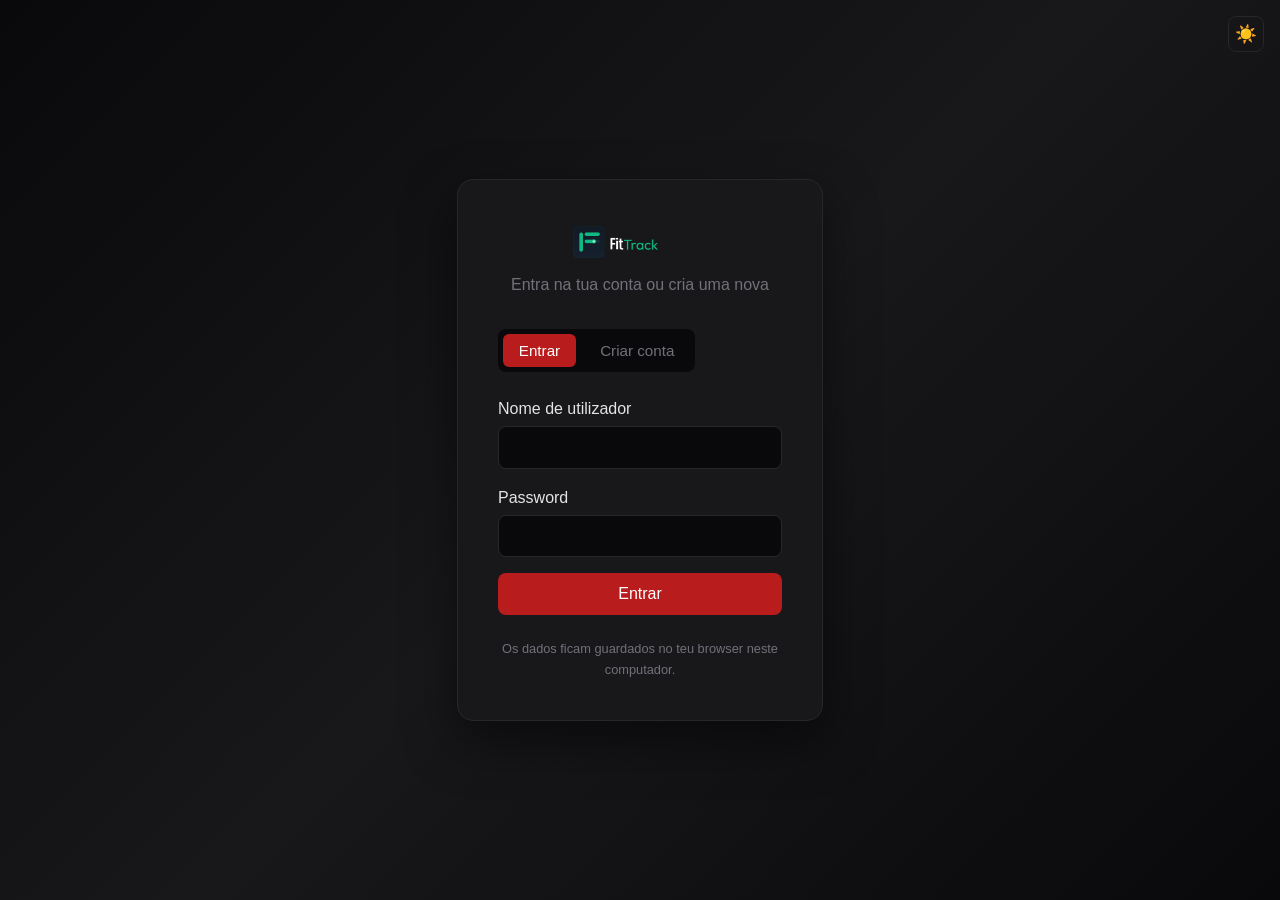
<file: agua.html>
<!DOCTYPE html>
<html lang="pt">
<head>
    <meta charset="UTF-8">
    <meta name="viewport" content="width=device-width, initial-scale=1.0, maximum-scale=1.0, user-scalable=no">
    <title>FitTrack - Água</title>
    <link rel="stylesheet" href="style.css">
</head>
<body>
    <div class="app-bar">
        <a href="index.html" class="app-bar-back" aria-label="Voltar">&#8592;</a>
        <span class="app-bar-titulo">Água</span>
        <button class="btn-tema" id="btn-tema" onclick="toggleTema()" title="Mudar tema" aria-label="Mudar tema">☀️</button>
    </div>

    <div class="container">
        <div class="card">
            <h2>Água de hoje</h2>
            <div class="agua-bloco">
                <div class="agua-display">
                    <div class="valor-grande"><span data-agua="ml">0</span> / <span data-agua="objetivo-ml">2000</span> ml</div>
                    <div class="subvalor"><span data-agua="copos">0</span> copos de 250ml (meta: <span data-agua="objetivo">8</span> copos)</div>
                    <div class="barra-progresso" style="margin-top:0.8rem;">
                        <div class="barra-preenchida" data-agua="barra" style="background-color: var(--cor-secundaria); width:0%;"></div>
                    </div>
                </div>
                <div class="agua-botoes">
                    <button class="btn btn-secundario" onclick="incAgua()">+ Copo (250ml)</button>
                    <button class="btn btn-perigo" onclick="decAgua()">− Copo</button>
                    <button class="btn btn-perigo" onclick="resetAgua()" style="opacity:0.7;">Reset do dia</button>
                </div>
            </div>
            <button class="agua-expandir-btn" id="agua-expandir-btn" onclick="toggleAguaCustom()" aria-expanded="false">
                <span>Opções avançadas</span>
                <span class="agua-seta" id="agua-seta">▼</span>
            </button>
            <div class="agua-custom" id="agua-custom" style="display:none; margin-top:0.8rem;">
                <div class="agua-custom-grupo">
                    <label>Adicionar quantidade personalizada (ml)</label>
                    <div class="input-com-botao">
                        <input type="number" id="agua-custom-input" min="1" placeholder="Ex: 500 (garrafa)">
                        <button class="btn btn-secundario" onclick="adicionarAguaCustom()">+ Adicionar</button>
                    </div>
                </div>
                <div class="agua-custom-grupo">
                    <label>Meta diária personalizada (ml)</label>
                    <div class="input-com-botao">
                        <input type="number" id="agua-objetivo-input" min="100" placeholder="Ex: 2500">
                        <button class="btn btn-primario" onclick="definirObjetivoAgua()">Guardar meta</button>
                    </div>
                </div>
            </div>
            <script>
                function toggleAguaCustom() {
                    const painel = document.getElementById('agua-custom');
                    const seta   = document.getElementById('agua-seta');
                    const btn    = document.getElementById('agua-expandir-btn');
                    const aberto = painel.style.display !== 'none';
                    painel.style.display = aberto ? 'none' : 'block';
                    seta.textContent     = aberto ? '▼' : '▲';
                    btn.setAttribute('aria-expanded', String(!aberto));
                }
            </script>
        </div>
    </div>

    <script src="alimentos.js"></script>
    <script src="script.js"></script>
</body>
</html>
</file>
<file: style.css>
/* ===== RESET E BASE ===== */
* {
    margin: 0;
    padding: 0;
    box-sizing: border-box;
    font-family: 'Segoe UI', Tahoma, Geneva, Verdana, sans-serif;
}

:root {
    --cor-primaria: #b91c1c;
    --cor-secundaria: #10b981;
    --cor-fundo: #09090b;
    --cor-card: #18181b;
    --cor-card-hover: #27272a;
    --cor-texto: #e4e4e7;
    --cor-texto-claro: #71717a;
    --cor-borda: #27272a;
    --cor-input: #09090b;
    --cor-proteina: #fb7185;
    --cor-hidratos: #fb923c;
    --cor-gordura: #a78bfa;
    --sombra: 0 4px 6px -1px rgba(0, 0, 0, 0.6);
}

/* ===== LIGHT MODE ===== */
body.light-mode {
    --cor-fundo: #f4f4f5;
    --cor-card: #ffffff;
    --cor-card-hover: #fafafa;
    --cor-texto: #09090b;
    --cor-texto-claro: #71717a;
    --cor-borda: #e4e4e7;
    --cor-input: #fafafa;
    --sombra: 0 4px 6px -1px rgba(0, 0, 0, 0.08);
}

body.light-mode.pagina-login {
    background: linear-gradient(135deg, #e4e4e7 0%, #fafafa 50%, #e4e4e7 100%);
}

body.light-mode .login-card {
    box-shadow: 0 20px 50px rgba(0, 0, 0, 0.12);
}

body {
    background-color: var(--cor-fundo);
    color: var(--cor-texto);
    line-height: 1.6;
    min-height: 100vh;
    transition: background-color 0.3s, color 0.3s;
    max-width: 430px;
    margin-left: auto;
    margin-right: auto;
}

/* ===== NAVEGAÇÃO ===== */
.navbar {
    background-color: var(--cor-card);
    padding: 1rem 2rem;
    box-shadow: var(--sombra);
    display: flex;
    justify-content: space-between;
    align-items: center;
    position: sticky;
    top: 0;
    z-index: 100;
    transition: background-color 0.3s;
}

.logo {
    font-size: 1.5rem;
    font-weight: bold;
    color: var(--cor-primaria);
    text-decoration: none;
    cursor: pointer;
    transition: opacity 0.2s;
    flex-shrink: 0;
}
.logo:hover {
    opacity: 0.8;
}

.nav-links {
    display: flex;
    gap: 2rem;
    list-style: none;
}

.nav-links a {
    text-decoration: none;
    color: var(--cor-texto);
    font-weight: 500;
    transition: color 0.3s;
}

.nav-links a:hover,
.nav-links a.ativo {
    color: var(--cor-primaria);
}

/* ===== NAVBAR ACOES (tema + hamburger) ===== */
.navbar-acoes {
    display: flex;
    align-items: center;
    gap: 0.6rem;
    flex-shrink: 0;
}

.btn-tema {
    background: transparent;
    border: 1px solid var(--cor-borda);
    color: var(--cor-texto);
    width: 36px;
    height: 36px;
    border-radius: 8px;
    cursor: pointer;
    font-size: 1.1rem;
    display: flex;
    align-items: center;
    justify-content: center;
    transition: all 0.2s;
    flex-shrink: 0;
}
.btn-tema:hover {
    background-color: var(--cor-borda);
}

/* ===== HAMBURGER ===== */
.hamburger {
    display: none;
    flex-direction: column;
    gap: 5px;
    background: transparent;
    border: none;
    cursor: pointer;
    padding: 4px;
    width: 36px;
    height: 36px;
    align-items: center;
    justify-content: center;
}

.hamburger span {
    display: block;
    width: 22px;
    height: 2px;
    background-color: var(--cor-texto);
    border-radius: 2px;
    transition: all 0.3s;
}

.hamburger.ativo span:nth-child(1) {
    transform: rotate(45deg) translate(5px, 5px);
}
.hamburger.ativo span:nth-child(2) {
    opacity: 0;
    transform: translateX(-8px);
}
.hamburger.ativo span:nth-child(3) {
    transform: rotate(-45deg) translate(5px, -5px);
}

/* ===== CONTAINER PRINCIPAL ===== */
.container {
    max-width: 430px;
    margin: 1rem auto;
    padding: 0 0.9rem;
}

.titulo-pagina {
    font-size: 1.4rem;
    margin-bottom: 0.8rem;
    color: var(--cor-texto);
}

.subtitulo {
    color: var(--cor-texto-claro);
    margin-bottom: 1.2rem;
}

/* ===== CARDS ===== */
.card {
    background-color: var(--cor-card);
    border-radius: 12px;
    padding: 1.1rem;
    box-shadow: var(--sombra);
    margin-bottom: 1rem;
    transition: background-color 0.3s;
}

.card h2 {
    margin-bottom: 0.8rem;
    color: var(--cor-texto);
    font-size: 1rem;
}

/* ===== GRID DE DASHBOARD ===== */
.grid-dashboard {
    display: grid;
    grid-template-columns: 1fr 1fr;
    gap: 0.8rem;
    margin-bottom: 1rem;
}

.card-estatistica {
    background-color: var(--cor-card);
    border-radius: 12px;
    padding: 1.5rem;
    box-shadow: var(--sombra);
    text-align: center;
    transition: background-color 0.3s;
}

.card-estatistica h3 {
    color: var(--cor-texto-claro);
    font-size: 0.9rem;
    text-transform: uppercase;
    margin-bottom: 0.5rem;
}

.card-estatistica .valor {
    font-size: 2.5rem;
    font-weight: bold;
    color: var(--cor-primaria);
}

/* ===== CALCULADORA DE MACROS ===== */
.resultado-macros {
    display: grid;
    grid-template-columns: 1fr 1fr;
    gap: 0.8rem;
    margin-top: 1rem;
}

.resultado-card {
    background-color: var(--cor-input);
    padding: 1.2rem;
    border-radius: 10px;
    text-align: center;
    border: 1px solid var(--cor-borda);
}

.resultado-card .titulo {
    font-size: 0.85rem;
    color: var(--cor-texto-claro);
    text-transform: uppercase;
    margin-bottom: 0.5rem;
}

.resultado-card .valor-grande {
    font-size: 2rem;
    font-weight: bold;
}

.resultado-card .subvalor {
    font-size: 0.85rem;
    color: var(--cor-texto-claro);
    margin-top: 0.3rem;
}

.resultado-card.destaque {
    background-color: var(--cor-primaria);
    color: white;
    border-color: var(--cor-primaria);
}

.resultado-card.destaque .titulo,
.resultado-card.destaque .subvalor {
    color: rgba(255, 255, 255, 0.85);
}

.info-box {
    background-color: var(--cor-input);
    border-left: 4px solid var(--cor-secundaria);
    padding: 1rem;
    border-radius: 8px;
    margin-top: 1rem;
    font-size: 0.9rem;
    color: var(--cor-texto-claro);
}

.info-box strong {
    color: var(--cor-texto);
}

/* ===== HISTÓRICO DE REFEIÇÕES ===== */
.dia-historico {
    background-color: var(--cor-input);
    border-radius: 10px;
    padding: 1rem 1.2rem;
    margin-bottom: 1rem;
    border: 1px solid var(--cor-borda);
}

.dia-cabecalho {
    display: flex;
    justify-content: space-between;
    align-items: center;
    flex-wrap: wrap;
    gap: 0.8rem;
    padding-bottom: 0.8rem;
    border-bottom: 1px solid var(--cor-borda);
    margin-bottom: 0.8rem;
}

.dia-cabecalho strong {
    font-size: 1.05rem;
}

.etiqueta-dia {
    display: inline-block;
    background-color: var(--cor-primaria);
    color: white;
    padding: 0.15rem 0.6rem;
    border-radius: 12px;
    font-size: 0.75rem;
    margin-left: 0.6rem;
    text-transform: uppercase;
    font-weight: 500;
}

.dia-totais {
    display: flex;
    gap: 1rem;
    font-size: 0.9rem;
    flex-wrap: wrap;
}

.lista-refeicoes-dia {
    list-style: none;
    padding: 0;
}

.lista-refeicoes-dia li {
    display: grid;
    grid-template-columns: 150px 1fr auto;
    gap: 1rem;
    padding: 0.4rem 0;
    font-size: 0.92rem;
    align-items: center;
}

.ref-tipo {
    color: var(--cor-texto-claro);
    font-size: 0.85rem;
    text-transform: uppercase;
}

.ref-nome {
    color: var(--cor-texto);
}

.ref-cal {
    color: var(--cor-primaria);
    font-weight: 500;
}

@media (max-width: 640px) {
    .lista-refeicoes-dia li {
        grid-template-columns: 1fr auto;
    }
    .ref-tipo {
        grid-column: 1 / -1;
        margin-bottom: -0.3rem;
    }
}

/* ===== BOTÃO ÍCONE (favoritas) ===== */
.btn-icon {
    background: transparent;
    border: 1px solid var(--cor-borda);
    color: var(--cor-hidratos);
    width: 34px;
    height: 34px;
    border-radius: 8px;
    cursor: pointer;
    font-size: 1.1rem;
    transition: all 0.2s;
}
.btn-icon:hover {
    background-color: var(--cor-hidratos);
    color: white;
    transform: scale(1.05);
}

/* ===== FAVORITAS ===== */
.favorita-item {
    display: flex;
    justify-content: space-between;
    align-items: center;
    padding: 0.8rem 1rem;
    background-color: var(--cor-input);
    border: 1px solid var(--cor-borda);
    border-radius: 8px;
    margin-bottom: 0.6rem;
    gap: 1rem;
    flex-wrap: wrap;
}
.favorita-info { flex: 1; min-width: 200px; }
.favorita-acoes { display: flex; gap: 0.5rem; }

/* ===== ALIMENTOS CUSTOM ===== */
.custom-item {
    display: flex;
    justify-content: space-between;
    align-items: center;
    padding: 0.8rem 1rem;
    background-color: var(--cor-input);
    border: 1px solid var(--cor-borda);
    border-radius: 8px;
    margin-bottom: 0.6rem;
    gap: 1rem;
}

/* ===== ÁGUA ===== */
.agua-bloco {
    display: grid;
    grid-template-columns: 1fr auto;
    gap: 1.5rem;
    align-items: center;
}
.agua-display {
    background-color: var(--cor-input);
    padding: 1rem 1.2rem;
    border-radius: 10px;
    border-left: 4px solid var(--cor-secundaria);
}
.agua-display .valor-grande {
    font-size: 1.8rem;
    font-weight: bold;
    color: var(--cor-secundaria);
}
.agua-display .subvalor {
    color: var(--cor-texto-claro);
    font-size: 0.9rem;
}
.agua-botoes {
    display: flex;
    flex-direction: column;
    gap: 0.5rem;
}
@media (max-width: 640px) {
    .agua-bloco { grid-template-columns: 1fr; }
    .agua-botoes { flex-direction: row; flex-wrap: wrap; }
}

/* ===== GRÁFICOS ===== */
.grafico-wrapper {
    position: relative;
    height: 350px;
    width: 100%;
}
@media (max-width: 640px) {
    .grafico-wrapper { height: 280px; }
}

/* ===== TEXTAREA ===== */
.form-grupo textarea {
    padding: 0.7rem;
    border: 1px solid var(--cor-borda);
    border-radius: 8px;
    background-color: var(--cor-input);
    color: var(--cor-texto);
    font-family: inherit;
    font-size: 1rem;
    resize: vertical;
}

/* ===== ÁGUA CUSTOM ===== */
.agua-expandir-btn {
    width: 100%;
    display: flex;
    align-items: center;
    justify-content: space-between;
    background: transparent;
    border: 1px solid var(--cor-borda);
    border-radius: 10px;
    color: var(--cor-texto-claro);
    font-size: 0.9rem;
    padding: 0.6rem 0.9rem;
    margin-top: 1rem;
    cursor: pointer;
    transition: background-color 0.2s;
}
.agua-expandir-btn:hover, .agua-expandir-btn:active {
    background-color: var(--cor-borda);
}
.agua-seta {
    font-size: 0.75rem;
    transition: transform 0.2s;
}
.agua-custom {
    display: grid;
    grid-template-columns: 1fr;
    gap: 1rem;
    padding-top: 0.8rem;
    border-top: 1px solid var(--cor-borda);
}
.agua-custom-grupo label {
    display: block;
    font-size: 0.9rem;
    color: var(--cor-texto-claro);
    margin-bottom: 0.4rem;
}
.input-com-botao {
    display: flex;
    gap: 0.5rem;
}
.input-com-botao input {
    flex: 1;
    padding: 0.6rem;
    border: 1px solid var(--cor-borda);
    border-radius: 8px;
    background-color: var(--cor-input);
    color: var(--cor-texto);
    font-size: 0.95rem;
}
.input-com-botao button {
    padding: 0.6rem 1rem;
    font-size: 0.9rem;
    white-space: nowrap;
}
@media (max-width: 640px) {
    .agua-custom { grid-template-columns: 1fr; }
}

/* ===== PÁGINA DE LOGIN ===== */
body.pagina-login {
    display: flex;
    align-items: center;
    justify-content: center;
    min-height: 100vh;
    background: linear-gradient(135deg, #09090b 0%, #18181b 50%, #09090b 100%);
}
.login-wrapper {
    width: 100%;
    max-width: 440px;
    padding: 2rem;
}
.login-card {
    background-color: var(--cor-card);
    border-radius: 16px;
    padding: 2.5rem;
    box-shadow: 0 20px 50px rgba(0, 0, 0, 0.5);
    border: 1px solid var(--cor-borda);
    text-align: center;
}
.login-card .formulario { text-align: left; }
.login-mensagem {
    margin-top: 1rem;
    padding: 0;
    border-radius: 6px;
    font-size: 0.9rem;
    transition: padding 0.2s;
}
.login-mensagem.erro {
    background-color: rgba(239, 68, 68, 0.15);
    color: #fca5a5;
    padding: 0.8rem;
    border: 1px solid rgba(239, 68, 68, 0.3);
}
.login-mensagem.sucesso {
    background-color: rgba(16, 185, 129, 0.15);
    color: #6ee7b7;
    padding: 0.8rem;
    border: 1px solid rgba(16, 185, 129, 0.3);
}

/* Login - botão tema no canto */
.login-tema-btn {
    position: fixed;
    top: 1rem;
    right: 1rem;
    z-index: 200;
}

/* ===== LOGOUT NA NAVBAR ===== */
.nav-logout {
    color: var(--cor-texto-claro) !important;
    opacity: 0.8;
}
.nav-logout:hover {
    color: var(--cor-proteina) !important;
    opacity: 1;
}

/* ===== PÁGINA INICIAL (index.html) ===== */
.container-inicio {
    max-width: 900px;
    margin: 4rem auto 2rem;
    padding: 0 2rem;
    text-align: center;
}
.saudacao {
    margin-bottom: 3.5rem;
}
.cumprimento {
    font-size: 1.1rem;
    color: var(--cor-texto-claro);
    margin-bottom: 0.3rem;
}
.nome-utilizador {
    font-size: 3rem;
    font-weight: 300;
    margin-bottom: 1rem;
    color: var(--cor-texto);
}
.frase-dia {
    font-size: 1.1rem;
    color: var(--cor-texto-claro);
    font-style: italic;
    max-width: 500px;
    margin: 0 auto;
    line-height: 1.6;
}

.inicio-acoes {
    display: grid;
    grid-template-columns: repeat(auto-fit, minmax(200px, 1fr));
    gap: 1rem;
    margin-bottom: 3rem;
}
.acao-card {
    background-color: var(--cor-card);
    border: 1px solid var(--cor-borda);
    border-radius: 12px;
    padding: 2rem 1.5rem;
    text-decoration: none;
    color: var(--cor-texto);
    transition: all 0.3s;
    text-align: center;
}
.acao-card:hover {
    transform: translateY(-4px);
    border-color: var(--cor-primaria);
    box-shadow: 0 10px 25px rgba(59, 130, 246, 0.15);
}
.acao-titulo {
    font-size: 1.1rem;
    font-weight: 600;
    margin-bottom: 0.5rem;
}
.acao-desc {
    font-size: 0.9rem;
    color: var(--cor-texto-claro);
}

.inicio-breve {
    display: flex;
    justify-content: center;
    gap: 2.5rem;
    padding: 1.5rem;
    background-color: var(--cor-card);
    border-radius: 12px;
    border: 1px solid var(--cor-borda);
    flex-wrap: wrap;
}
.breve-item {
    display: flex;
    flex-direction: column;
    gap: 0.2rem;
    align-items: center;
}
.breve-label {
    font-size: 0.8rem;
    text-transform: uppercase;
    color: var(--cor-texto-claro);
}
.breve-valor {
    font-size: 1.2rem;
    color: var(--cor-texto);
}
.breve-valor strong { color: var(--cor-primaria); font-size: 1.4rem; }

@media (max-width: 640px) {
    .nome-utilizador { font-size: 2.2rem; }
    .container-inicio { margin-top: 2rem; padding: 0 1rem; }
    .saudacao { margin-bottom: 2rem; }
}

.card-estatistica .unidade {
    font-size: 1rem;
    color: var(--cor-texto-claro);
}

/* ===== FORMULÁRIOS ===== */
.formulario {
    display: grid;
    gap: 1rem;
}

.form-grupo {
    display: flex;
    flex-direction: column;
    gap: 0.3rem;
}

.form-grupo label {
    font-weight: 500;
    color: var(--cor-texto);
}

.form-grupo input,
.form-grupo select {
    padding: 0.7rem;
    border: 1px solid var(--cor-borda);
    border-radius: 8px;
    font-size: 1rem;
    transition: border-color 0.3s;
    background-color: var(--cor-input);
    color: var(--cor-texto);
}

.form-grupo input::placeholder {
    color: var(--cor-texto-claro);
    opacity: 0.7;
}

.form-grupo input:focus,
.form-grupo select:focus {
    outline: none;
    border-color: var(--cor-primaria);
}

.form-linha {
    display: grid;
    grid-template-columns: repeat(auto-fit, minmax(150px, 1fr));
    gap: 1rem;
}

/* ===== BOTÕES ===== */
.btn {
    padding: 0.75rem 1.5rem;
    border: none;
    border-radius: 8px;
    font-size: 1rem;
    font-weight: 500;
    cursor: pointer;
    transition: transform 0.2s, opacity 0.2s;
}

.btn:hover {
    transform: translateY(-2px);
    opacity: 0.9;
}

.btn:disabled {
    opacity: 0.5;
    cursor: not-allowed;
    transform: none;
}

.btn-primario {
    background-color: var(--cor-primaria);
    color: white;
}

.btn-secundario {
    background-color: var(--cor-secundaria);
    color: white;
}

.btn-perigo {
    background-color: #ef4444;
    color: white;
    padding: 0.4rem 0.8rem;
    font-size: 0.85rem;
}

/* ===== MACROS (PROTEÍNA, HIDRATOS, GORDURA) ===== */
.macros {
    display: grid;
    grid-template-columns: repeat(3, 1fr);
    gap: 1rem;
    margin-top: 1rem;
}

.macro {
    padding: 1rem;
    border-radius: 8px;
    text-align: center;
    color: white;
}

.macro-proteina { background-color: var(--cor-proteina); }
.macro-hidratos { background-color: var(--cor-hidratos); }
.macro-gordura  { background-color: var(--cor-gordura); }

.macro .nome {
    font-size: 0.85rem;
    text-transform: uppercase;
    opacity: 0.9;
}

.macro .valor {
    font-size: 1.5rem;
    font-weight: bold;
    margin-top: 0.3rem;
}

/* ===== TABELA DE REFEIÇÕES ===== */
.tabela-container {
    overflow-x: auto;
    -webkit-overflow-scrolling: touch;
}

.tabela {
    width: 100%;
    border-collapse: collapse;
    margin-top: 1rem;
    min-width: 560px;
}

.tabela th,
.tabela td {
    padding: 0.8rem;
    text-align: left;
    border-bottom: 1px solid var(--cor-borda);
}

.tabela th {
    background-color: var(--cor-input);
    font-weight: 600;
    color: var(--cor-texto-claro);
    text-transform: uppercase;
    font-size: 0.85rem;
}

.tabela tr:hover {
    background-color: var(--cor-card-hover);
}

/* ===== BARRA DE PROGRESSO ===== */
.barra-progresso {
    width: 100%;
    height: 10px;
    background-color: var(--cor-borda);
    border-radius: 5px;
    overflow: hidden;
    margin-top: 0.5rem;
}

.barra-preenchida {
    height: 100%;
    background-color: var(--cor-primaria);
    transition: width 0.5s;
}

/* ===== TOGGLE DE MODO (LISTA / MANUAL) ===== */
.toggle-modo {
    display: flex;
    gap: 0.5rem;
    margin-bottom: 1.5rem;
    background-color: var(--cor-input);
    padding: 0.3rem;
    border-radius: 8px;
    width: fit-content;
    flex-wrap: wrap;
}

.btn-toggle {
    padding: 0.5rem 1rem;
    border: none;
    background-color: transparent;
    color: var(--cor-texto-claro);
    border-radius: 6px;
    cursor: pointer;
    font-size: 0.95rem;
    font-weight: 500;
    transition: all 0.3s;
    white-space: nowrap;
}

.btn-toggle.ativo {
    background-color: var(--cor-primaria);
    color: white;
}

/* ===== COMBOBOX PESQUISÁVEL ===== */
.combobox {
    position: relative;
    display: flex;
    flex-direction: column;
    gap: 0.4rem;
}

.combobox-input {
    width: 100%;
    padding: 0.7rem;
    border: 1px solid var(--cor-borda);
    border-radius: 8px;
    background-color: var(--cor-input);
    color: var(--cor-texto);
    font-size: 1rem;
    transition: border-color 0.3s;
}

.combobox-input:focus {
    outline: none;
    border-color: var(--cor-primaria);
}

.combobox-input::placeholder {
    color: var(--cor-texto-claro);
    opacity: 0.7;
}

.combobox-lista {
    max-height: 220px;
    overflow-y: auto;
    border: 1px solid var(--cor-borda);
    border-radius: 8px;
    background-color: var(--cor-input);
}

.combobox-opcao {
    padding: 0.55rem 0.8rem;
    cursor: pointer;
    border-bottom: 1px solid var(--cor-borda);
    color: var(--cor-texto);
    font-size: 0.95rem;
    transition: background-color 0.15s;
}

.combobox-opcao:last-child { border-bottom: none; }

.combobox-opcao:hover {
    background-color: var(--cor-borda);
}

.combobox-opcao.selecionado {
    background-color: var(--cor-primaria);
    color: white;
    font-weight: 500;
}

.combobox-opcao small {
    color: var(--cor-texto-claro);
    margin-left: 0.4rem;
    font-size: 0.8rem;
}

.combobox-opcao.selecionado small { color: rgba(255,255,255,0.8); }

.combobox-vazio {
    padding: 0.8rem;
    text-align: center;
    color: var(--cor-texto-claro);
    font-size: 0.9rem;
}

/* ===== LINHAS DE INGREDIENTES (REFEIÇÃO COMPOSTA) ===== */
.ingrediente-row {
    display: grid;
    grid-template-columns: 2fr 1fr auto;
    gap: 0.7rem;
    align-items: end;
    padding: 0.7rem;
    background-color: var(--cor-input);
    border-radius: 8px;
    margin-bottom: 0.7rem;
}

.ingrediente-row .combobox-lista { max-height: 160px; }

.ingrediente-row label {
    font-size: 0.85rem;
    color: var(--cor-texto-claro);
    margin-bottom: 0.2rem;
    display: block;
}

.ingrediente-row input[type="number"] {
    width: 100%;
    padding: 0.55rem;
    border: 1px solid var(--cor-borda);
    border-radius: 6px;
    background-color: var(--cor-fundo);
    color: var(--cor-texto);
}

.ingrediente-remover {
    background-color: transparent;
    color: var(--cor-perigo, #ef4444);
    border: 1px solid var(--cor-perigo, #ef4444);
    padding: 0.5rem 0.8rem;
    border-radius: 6px;
    cursor: pointer;
    font-size: 0.9rem;
    height: fit-content;
}

.ingrediente-remover:hover {
    background-color: var(--cor-perigo, #ef4444);
    color: white;
}

@media (max-width: 768px) {
    .ingrediente-row { grid-template-columns: 1fr; }
}

/* ===== PREVIEW DE MACROS ===== */
.preview-macros {
    background-color: var(--cor-input);
    padding: 1rem;
    border-radius: 8px;
    border-left: 4px solid var(--cor-primaria);
}

.preview-macros h4 {
    font-size: 0.9rem;
    color: var(--cor-texto-claro);
    margin-bottom: 0.5rem;
    text-transform: uppercase;
}

.preview-valores {
    display: flex;
    gap: 1.5rem;
    flex-wrap: wrap;
    font-size: 1.1rem;
}

/* ===== FOTO DA COMIDA ===== */
.foto-api-box {
    background-color: var(--cor-input);
    border: 1px dashed var(--cor-primaria);
    border-radius: 10px;
    padding: 1.2rem;
    margin-bottom: 1.2rem;
}
.foto-api-box strong {
    color: var(--cor-primaria);
    font-size: 1rem;
}
.foto-api-box p {
    color: var(--cor-texto-claro);
    font-size: 0.9rem;
    margin: 0.5rem 0;
}
.foto-api-box a {
    color: var(--cor-primaria);
}
.foto-api-box .input-com-botao {
    margin-top: 0.8rem;
}

.foto-sub-toggle {
    display: flex;
    gap: 0.5rem;
    margin-bottom: 1rem;
    flex-wrap: wrap;
}

.foto-preview-img {
    max-width: 100%;
    max-height: 280px;
    border-radius: 10px;
    border: 2px solid var(--cor-borda);
    object-fit: contain;
    margin: 0.8rem 0;
    display: block;
}

.foto-loading {
    text-align: center;
    padding: 1.5rem;
    color: var(--cor-texto-claro);
    font-size: 1rem;
    display: none;
}

.foto-resultado {
    background-color: var(--cor-input);
    border: 1px solid var(--cor-borda);
    border-radius: 12px;
    padding: 1.5rem;
    margin-top: 1rem;
    border-left: 4px solid var(--cor-secundaria);
    display: none;
}

.foto-resultado h4 {
    color: var(--cor-secundaria);
    margin-bottom: 0.5rem;
    font-size: 1.05rem;
}

/* ===== RESPONSIVO MOBILE ===== */
@media (max-width: 768px) {
    /* Hamburger visível */
    .hamburger {
        display: flex;
    }

    /* Nav links — escondidos por padrão, abrem com JS */
    .navbar {
        position: relative;
        padding: 0.8rem 1rem;
    }

    .nav-links {
        display: none;
        position: absolute;
        top: 100%;
        left: 0;
        right: 0;
        background-color: var(--cor-card);
        flex-direction: column;
        padding: 0.5rem 0;
        gap: 0;
        border-bottom: 1px solid var(--cor-borda);
        box-shadow: 0 8px 20px rgba(0,0,0,0.2);
        z-index: 99;
    }

    .nav-links.aberto {
        display: flex;
    }

    .nav-links li {
        width: 100%;
    }

    .nav-links a {
        display: block;
        padding: 0.75rem 1.5rem;
        border-bottom: 1px solid var(--cor-borda);
        font-size: 1rem;
    }

    .nav-links li:last-child a {
        border-bottom: none;
    }

    /* Container */
    .container {
        padding: 0 1rem;
        margin: 1.5rem auto;
    }

    .container-inicio {
        margin-top: 2rem;
        padding: 0 1rem;
    }

    /* Título */
    .titulo-pagina {
        font-size: 1.6rem;
    }

    /* Macros em coluna */
    .macros {
        grid-template-columns: 1fr;
    }

    /* Dashboard grid */
    .grid-dashboard {
        grid-template-columns: repeat(auto-fit, minmax(160px, 1fr));
        gap: 1rem;
    }

    /* Toggle modo — wrap */
    .toggle-modo {
        width: 100%;
    }

    .btn-toggle {
        font-size: 0.88rem;
        padding: 0.45rem 0.75rem;
    }

    /* Nome utilizador */
    .nome-utilizador { font-size: 2.2rem; }

    /* Saudação */
    .saudacao { margin-bottom: 2rem; }

    /* Form linha — forçar 1 coluna em ecrãs pequenos */
    .form-linha {
        grid-template-columns: 1fr;
    }
}

@media (max-width: 480px) {
    .grid-dashboard {
        grid-template-columns: 1fr 1fr;
    }

    .card {
        padding: 1rem;
    }

    .btn {
        padding: 0.65rem 1rem;
        font-size: 0.95rem;
    }
}

/* ===== APP BAR — páginas internas (mobile) ===== */
.app-bar {
    display: flex;
    align-items: center;
    justify-content: space-between;
    padding: 0.75rem 1rem;
    background-color: var(--cor-card);
    border-bottom: 1px solid var(--cor-borda);
    position: sticky;
    top: 0;
    z-index: 100;
    gap: 0.5rem;
    transition: background-color 0.3s;
    -webkit-tap-highlight-color: transparent;
}

.app-bar-back {
    background: transparent;
    border: 1px solid var(--cor-borda);
    color: var(--cor-texto);
    width: 36px;
    height: 36px;
    border-radius: 8px;
    display: flex;
    align-items: center;
    justify-content: center;
    text-decoration: none;
    font-size: 1.15rem;
    flex-shrink: 0;
    transition: all 0.2s;
}

.app-bar-back:hover,
.app-bar-back:active {
    background-color: var(--cor-borda);
}

.app-bar-titulo {
    flex: 1;
    text-align: center;
    font-size: 0.95rem;
    font-weight: 700;
    color: var(--cor-texto);
    letter-spacing: -0.2px;
}

/* card-estatistica mais compacto em mobile */
.card-estatistica {
    padding: 0.9rem;
}

.card-estatistica .valor {
    font-size: 1.8rem;
}
</file>
